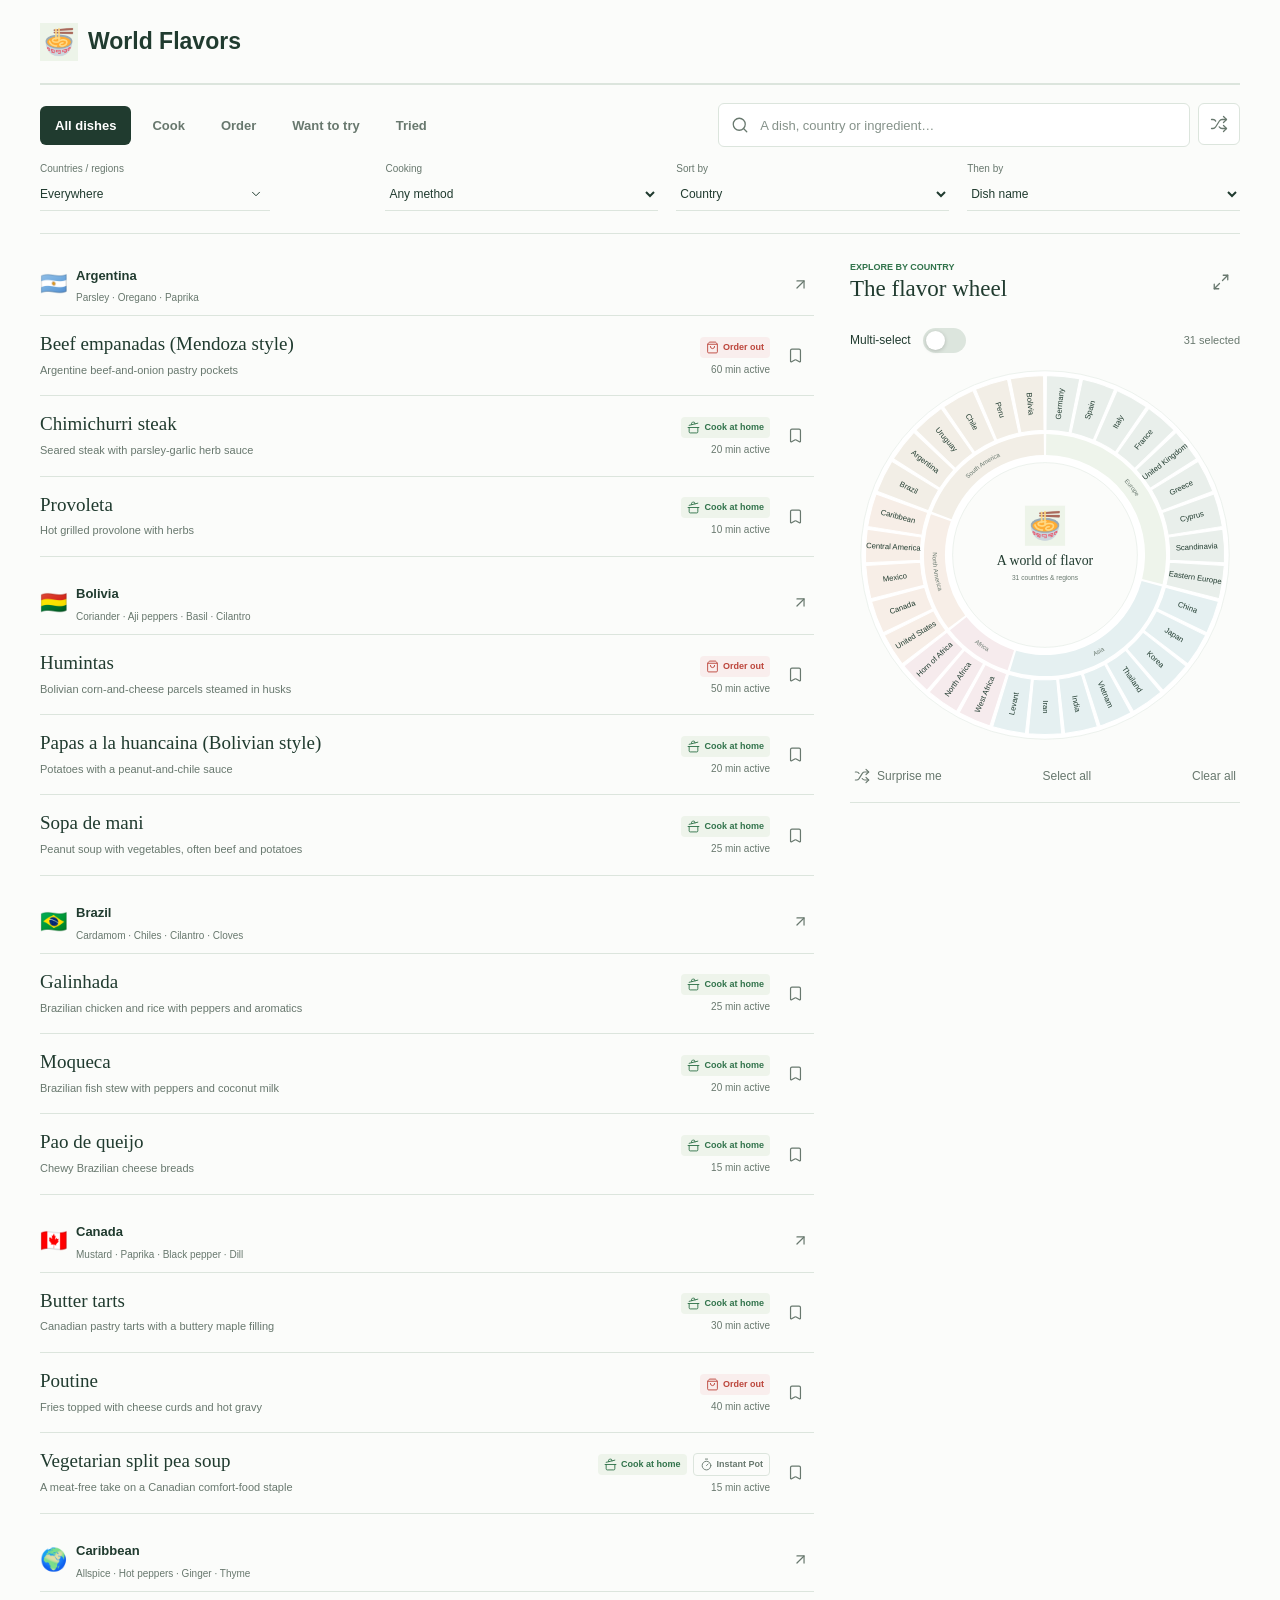
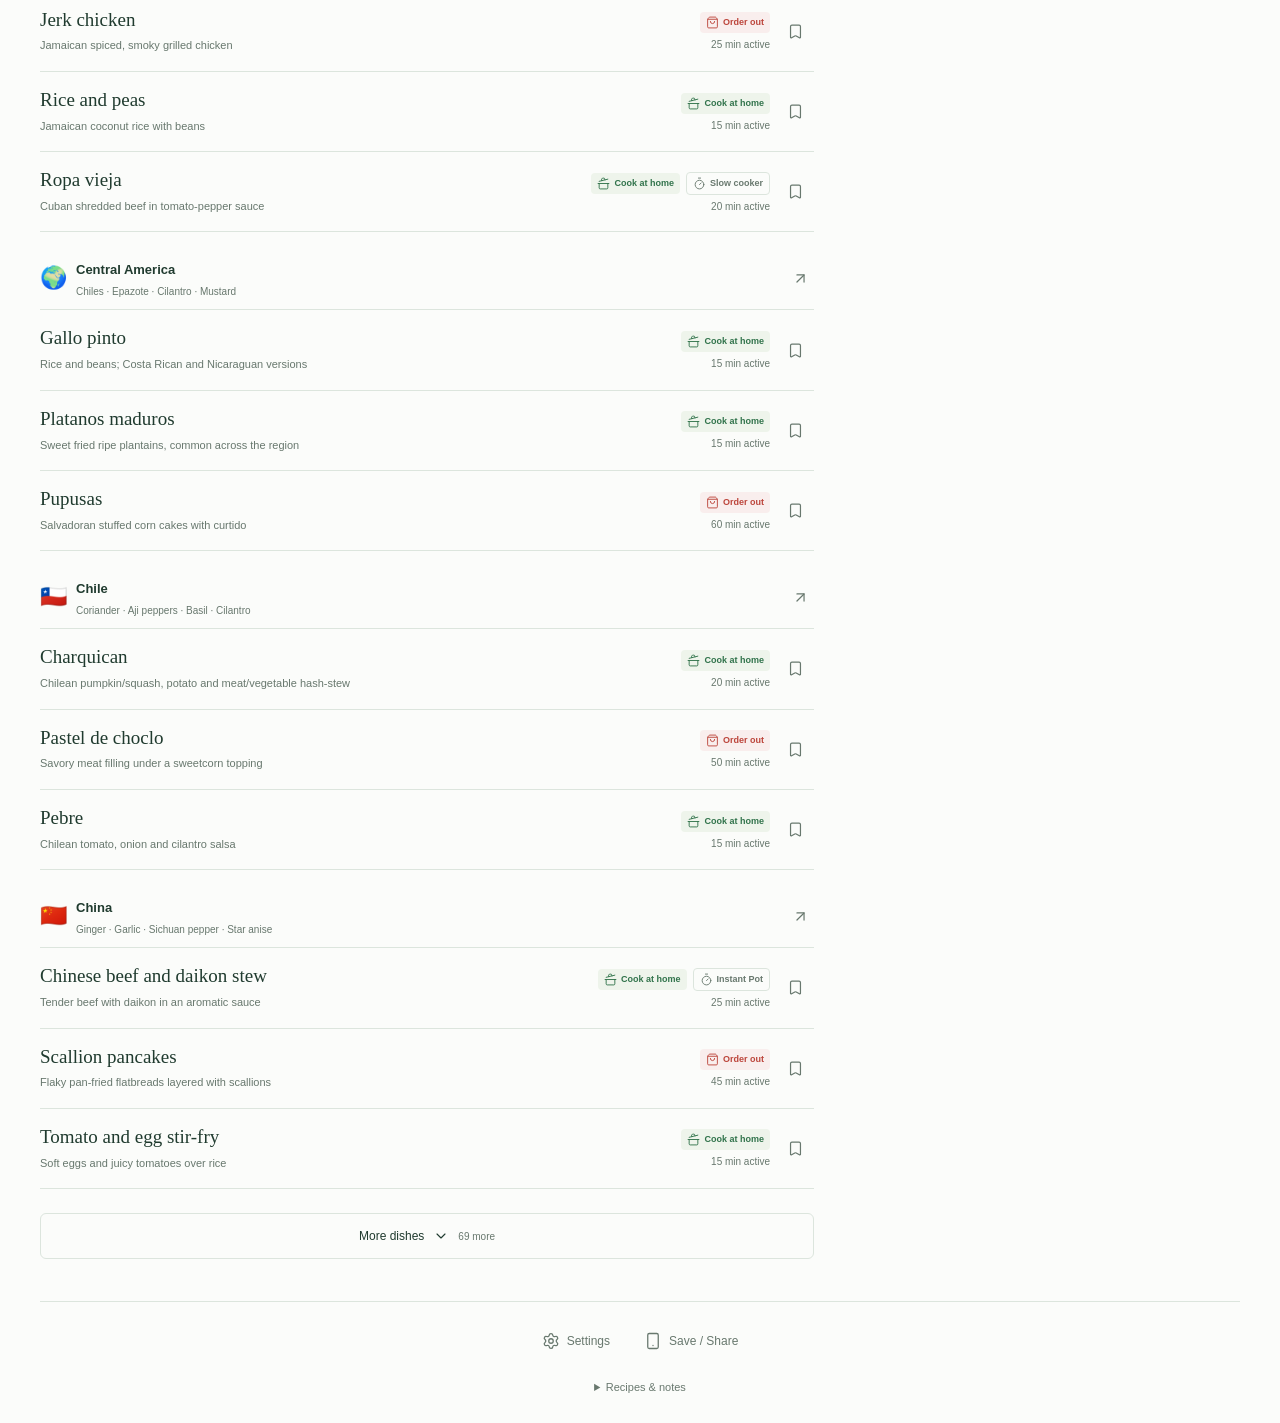
<file: index.html>
<!doctype html>
<html lang="en"><head><meta charset="utf-8"><meta name="viewport" content="width=device-width, initial-scale=1, viewport-fit=cover"><title>World Flavors</title><meta name="description" content="93 dishes, 31 countries and regions. Easy home cooking, Instant Pot and slow-cooker recipes, and extraordinary takeout."><meta name="theme-color" content="#fbfcfa"><meta name="apple-mobile-web-app-title" content="World Flavors"><link rel="icon" href="assets/food-32.png" type="image/png"><link rel="apple-touch-icon" href="assets/food-180.png"><link rel="manifest" href="manifest.webmanifest"><link rel="stylesheet" href="shared/styles.css?v=20261022-sorting"><link rel="stylesheet" href="shared/wheel.css?v=20261022-sorting"></head><body data-theme="original"><div id="app"><p class="load-error">Opening the menu…</p></div><script src="shared/lucide.min.js"></script><script type="module" src="shared/app.js?v=20261022-sorting"></script></body></html>
</file>
<file: shared/styles.css>
@font-face{font-family:FlavorSerif;src:local('Georgia');font-display:swap}
:root{--bg:#fbfcfa;--paper:#fff;--ink:#203b2f;--muted:#68786e;--line:#dce5dd;--accent:#31734b;--accent-ink:#fff;--soft:#eef4eb;--secondary:#bc453b;--highlight:#ffac35;--shadow:0 24px 80px #14281c22;color-scheme:light;font-family:Arial,Helvetica,sans-serif;font-synthesis:none;letter-spacing:0}
*{box-sizing:border-box}body{margin:0;background:var(--bg);color:var(--ink);min-width:320px}button,input,select,textarea{font:inherit;color:inherit}button,a,input,select,textarea{-webkit-tap-highlight-color:transparent}button{cursor:pointer}button,a{touch-action:manipulation}a{color:var(--accent)}button{border:0}button:focus-visible,a:focus-visible,input:focus-visible,select:focus-visible,textarea:focus-visible,path:focus-visible{outline:3px solid var(--secondary);outline-offset:3px}button:disabled{opacity:.5;cursor:default}button:active:not(:disabled){transform:scale(.97)}svg{flex-shrink:0;vertical-align:middle}[hidden]{display:none!important}h1,h2,h3,p{margin-top:0}h1,h2,h3{letter-spacing:0}button svg{pointer-events:none}.site-shell{max-width:1360px;margin:0 auto;padding:0 40px}.topbar{display:flex;align-items:center;justify-content:space-between;min-height:84px;gap:12px;border-bottom:1px solid var(--line)}.brand{display:flex;align-items:center;gap:10px;text-decoration:none;color:var(--ink);font-weight:750;font-size:23px;white-space:nowrap}.brand img{object-fit:contain}.variant-link{display:flex;align-items:center;gap:7px;font-size:12px;text-decoration:none;color:var(--muted)}.intro{display:flex;justify-content:space-between;align-items:center;padding:32px 0 25px;gap:24px}.eyebrow{display:block;color:var(--accent);font-size:10px;letter-spacing:0;font-weight:750;margin-bottom:9px}.intro h1{font-family:Georgia,serif;font-weight:500;font-size:48px;line-height:1.04;margin:0 0 14px}.intro-caption{color:var(--muted);font-size:14px;margin:0;line-height:1.5}.intro-tally{min-width:185px;display:grid;gap:5px;text-align:right}.intro-tally>strong{font-family:Georgia,serif;font-size:67px;line-height:1;font-weight:400;color:var(--accent)}.intro-tally>span{font-size:12px;color:var(--muted)}.intro-tally>div{display:flex;justify-content:flex-end;gap:12px;font-size:10px;color:var(--muted);margin-top:10px}.intro-tally>div span:first-child{color:var(--accent)}.mobile-tools{display:none}.filters{padding:18px 0 22px;border-top:1px solid var(--line);border-bottom:1px solid var(--line);display:grid;grid-template-columns:minmax(0,1fr) minmax(280px,.8fr);gap:16px 26px}.tabs{display:flex;gap:6px;align-items:center;overflow-x:auto;scrollbar-width:none}.tabs button{min-height:39px;padding:0 15px;border-radius:6px;white-space:nowrap;background:transparent;color:var(--muted);font-size:13px;font-weight:600;transition:background .18s,color .18s}.tabs button[aria-pressed=true]{background:var(--ink);color:var(--paper)}.search-line{display:flex;gap:8px;min-width:0}.searchbox{display:flex;gap:9px;align-items:center;border:1px solid var(--line);border-radius:6px;background:var(--paper);padding:0 12px;min-width:0;flex:1}.searchbox svg{color:var(--muted)}.searchbox input{background:transparent;border:0;outline:0;width:100%;min-height:42px;min-width:0;font-size:13px}.searchbox:focus-within{outline:2px solid var(--accent);outline-offset:1px}.searchbox input::placeholder{color:var(--muted);opacity:.8}.filter-selects{grid-column:1/-1;display:flex;gap:22px}.filter-selects label{display:flex;align-items:center;gap:8px;min-width:0}.filter-selects label>span{font-size:10px;color:var(--muted);white-space:nowrap}.filter-selects select{background:transparent;border:0;border-bottom:1px solid var(--line);border-radius:0;min-height:34px;font-size:12px;min-width:0;max-width:230px;padding-right:7px}.sort-field{margin-left:auto}.icon-button{background:transparent;display:inline-flex;align-items:center;justify-content:center;width:38px;height:38px;min-width:38px;border-radius:6px;color:var(--muted);transition:background .15s,color .15s,transform .18s}.icon-button:hover{background:var(--soft);color:var(--accent)}.shuffle-button{height:42px;width:42px;border:1px solid var(--line);background:var(--paper)}.text-action{display:inline-flex;align-items:center;justify-content:center;gap:7px;background:transparent;text-decoration:none;color:var(--muted);font-size:12px;padding:8px 4px;min-height:38px;transition:color .15s}.text-action:hover{color:var(--accent)}.main-layout{display:grid;grid-template-columns:minmax(0,1fr) 340px;gap:36px;align-items:start;padding:28px 0 10px}.wheel-aside{grid-column:2;grid-row:1;position:sticky;top:20px;padding:0 0 12px}.wheel-heading{display:flex;justify-content:space-between;align-items:center;margin-bottom:12px;gap:10px}.wheel-heading h2{font-family:Georgia,serif;font-size:23px;font-weight:500;margin:0}.wheel-heading .eyebrow{font-size:9px;margin-bottom:4px}.wheel-image{position:relative;aspect-ratio:4/3;background:#e6e5dc;border-radius:6px;overflow:hidden;isolation:isolate}.wheel-image>img{display:block;width:100%;height:100%;object-fit:contain}.wheel-overlay{position:absolute;inset:0;width:100%;height:100%}.wheel-overlay path{fill:transparent;stroke:transparent;stroke-width:5;cursor:pointer;transition:fill .15s,stroke .15s}.wheel-overlay path:hover{fill:#fff8;stroke:#fff}.wheel-overlay path.active{fill:#f7a31a70;stroke:#ff9700;stroke-width:7;filter:drop-shadow(0 0 4px #fff)}.wheel-overlay path:focus-visible{outline:0;fill:#fff8;stroke:#ff9700}.wheel-selection{font-family:Georgia,serif;font-size:20px;margin:15px 0 9px;min-height:24px}.wheel-actions{display:flex;justify-content:space-between;gap:12px;align-items:center;border-bottom:1px solid var(--line);padding:0 0 7px}.quiet{font-size:10px;color:var(--muted);line-height:1.5;margin:10px 0 0}.results{min-width:0;grid-column:1;grid-row:1}.results-heading{display:flex;align-items:center;justify-content:space-between;gap:12px;margin-bottom:18px}.results-heading h2{font-family:Georgia,serif;font-size:24px;font-weight:500;margin:0}.results-heading>span{font-size:11px;color:var(--muted);white-space:nowrap}.country-group{margin-bottom:24px}.country-heading{display:flex;align-items:center;gap:9px;border-bottom:1px solid var(--line);padding:0 0 9px}.country-heading h3{font-size:13px;font-weight:700;margin:0}.country-heading>button{margin-left:auto;width:28px;height:28px;min-width:28px}.country-flag{font-size:22px}.dish-row{display:flex;align-items:center;border-bottom:1px solid var(--line);position:relative;transition:background .18s}.dish-open:hover .dish-text>strong{color:var(--accent)}.dish-open{display:flex;align-items:center;justify-content:space-between;text-align:left;padding:17px 6px 17px 0;gap:14px;width:100%;min-width:0;background:transparent}.dish-text{min-width:0;display:grid;gap:6px}.dish-text>strong{font-family:Georgia,serif;font-size:19px;font-weight:500;line-height:1.2;overflow-wrap:anywhere}.dish-text>small{font-size:11px;line-height:1.5;color:var(--muted);max-width:330px}.row-end{display:flex;flex-wrap:wrap;align-items:center;gap:6px;justify-content:flex-end;max-width:180px;flex-shrink:0}.row-end>small{font-size:10px;color:var(--muted);width:100%;text-align:right}.row-end>svg{display:none}.badge{display:inline-flex;align-items:center;gap:4px;border-radius:4px;padding:4px 6px;font-size:9px;line-height:1;white-space:nowrap;font-weight:600;color:var(--accent);background:var(--soft)}.badge.order{color:var(--secondary);background:color-mix(in srgb,var(--secondary) 9%,var(--paper))}.badge.appliance{background:transparent;border:1px solid var(--line);color:var(--muted)}.save-button.selected{color:var(--accent)}.save-button.selected svg{fill:color-mix(in srgb,var(--accent) 18%,transparent)}.tried-mark{display:inline-flex;align-items:center;justify-content:center;margin-left:7px;color:var(--accent);vertical-align:middle}.load-more{display:flex;align-items:center;justify-content:center;gap:9px;width:100%;border:1px solid var(--line);background:transparent;border-radius:6px;min-height:46px;color:var(--ink);font-size:12px}.load-more small{font-size:10px;color:var(--muted)}.empty-state{text-align:center;padding:60px 20px;color:var(--muted)}.empty-state h3{font-size:19px;color:var(--ink);margin:18px 0 8px}.empty-state p{font-size:13px;line-height:1.5}.empty-state .primary{margin-top:12px}.footer{border-top:1px solid var(--line);padding:20px 0 26px;margin-top:32px}.footer-actions{display:flex;justify-content:center;gap:26px;margin-bottom:18px}.source-notes{max-width:780px;margin:auto;color:var(--muted);font-size:11px;line-height:1.7}.source-notes summary{cursor:pointer;text-align:center;font-size:11px}.source-notes p{margin:12px 0}.staging-back{display:flex;align-items:center;justify-content:center;gap:5px;text-decoration:none;color:var(--muted);font-size:10px;margin-top:16px}.cards-grid{display:grid;grid-template-columns:repeat(2,minmax(0,1fr));gap:16px}.dish-card{border:1px solid var(--line);border-radius:8px;background:var(--paper);padding:14px;min-width:0;transition:transform .2s,border-color .2s}.dish-card:hover{transform:translateY(-3px);border-color:var(--accent)}.card-top{display:flex;align-items:center;justify-content:space-between;gap:8px;margin-bottom:12px}.country-label{font-size:10px;color:var(--muted);line-height:1.4}.card-top .icon-button{width:30px;height:30px;min-width:30px}.card-open{display:block;background:transparent;text-align:left;width:100%;padding:0}.card-open h3{font-size:24px;line-height:1.1;font-weight:650;margin:0 0 12px;overflow-wrap:anywhere}.card-open p{font-size:12px;color:var(--muted);line-height:1.6;min-height:58px;margin:0 0 15px}.card-badges{display:flex;flex-wrap:wrap;gap:5px;margin-bottom:20px;min-height:23px}.card-bottom{display:flex;justify-content:space-between;align-items:center;gap:8px;border-top:1px solid var(--line);padding-top:12px;font-size:10px;color:var(--muted)}.card-bottom>span:first-child{display:flex;gap:4px;align-items:center}.passport-grid{display:grid;grid-template-columns:repeat(2,minmax(0,1fr));gap:20px}.passport-grid .country-group{border:1px solid var(--line);border-radius:8px;margin:0;padding:16px;background:var(--paper)}.passport-grid .country-heading{padding-bottom:12px}.passport-grid .country-heading>div small{display:block;font-size:10px;color:var(--muted);margin-top:4px}.passport-grid .dish-open{display:grid;gap:8px;padding:15px 0}.passport-grid .dish-text>strong{font-family:Arial,Helvetica,sans-serif;font-size:15px;font-weight:650}.passport-grid .row-end{max-width:none;justify-content:flex-start}.passport-grid .row-end>small{width:auto}.passport-grid .dish-text>small{display:none}.passport-grid .dish-row:last-child{border-bottom:0}.passport-grid .dish-row>.save-button{align-self:flex-start;margin-top:10px}.menu-table{border-top:2px solid var(--accent)}.menu-table-head{display:grid;grid-template-columns:2.1fr 1fr 1.2fr 60px 38px;gap:16px;padding:14px 8px;font-size:10px;color:var(--muted);border-bottom:1px solid var(--line)}.table-row{display:flex;align-items:center;border-bottom:1px solid var(--line);padding:0 8px;gap:8px}.table-row:hover{background:var(--soft)}.table-open{display:grid;grid-template-columns:2.1fr 1fr 1.2fr 60px;align-items:center;gap:16px;flex:1;min-width:0;text-align:left;background:transparent;padding:17px 0}.table-open>span:first-child{display:grid;gap:5px}.table-open strong{font-size:14px;line-height:1.4}.table-open>span:first-child small{font-size:10px;line-height:1.5;color:var(--muted)}.table-country{font-size:11px;color:var(--muted);line-height:1.5}.table-badges{display:flex;flex-wrap:wrap;gap:5px}.table-time{font-variant-numeric:tabular-nums;font-size:20px;color:var(--accent);text-align:right}.table-time small{display:block;font-size:9px;color:var(--muted)}.wheel-dish-country{display:block;font-size:10px;color:var(--muted);padding-top:16px}.wheel-dish .dish-text small{display:none}









/* Themes apply immediately to each direction, including every modal. */
body[data-theme="night"]{--bg:#171b1b;--paper:#212727;--ink:#eef3ed;--muted:#a4b3ac;--line:#3c4842;--accent:#9fd5ac;--accent-ink:#18291d;--soft:#2a3a30;--secondary:#f0a293;--shadow:0 24px 80px #0007;color-scheme:dark}
body[data-theme="garden"]{--bg:#f1f8f0;--paper:#fff;--ink:#244834;--muted:#6d8073;--line:#d4e4d5;--accent:#428753;--accent-ink:#fff;--soft:#e1f0de;--secondary:#ae5a50;color-scheme:light}
body[data-theme="cherry"]{--bg:#fff4f4;--paper:#fff;--ink:#5a2638;--muted:#98717c;--line:#f0d7df;--accent:#bd3556;--accent-ink:#fff;--soft:#f9e6ed;--secondary:#24786a;color-scheme:light}
body[data-theme="night"] .tabs button[aria-pressed=true]{background:var(--accent);color:var(--accent-ink)}
.modal-open{overflow:hidden}.modal-layer{position:fixed;inset:0;z-index:50;display:grid;place-items:center;padding:20px;background:#10201885;backdrop-filter:blur(8px);opacity:0;transition:opacity .16s ease}.modal-layer.visible{opacity:1}.modal-card{width:min(570px,100%);max-height:calc(100dvh - 40px);overflow:auto;overscroll-behavior:contain;background:var(--paper);color:var(--ink);padding:26px;border-radius:8px;border:1px solid var(--line);box-shadow:var(--shadow);transform:translateY(12px) scale(.97);transition:transform .2s cubic-bezier(.2,.7,.2,1)}.visible .modal-card{transform:translateY(0) scale(1)}.modal-layer[data-kind=wheel] .modal-card{width:min(980px,100%)}.modal-header{display:flex;align-items:flex-start;justify-content:space-between;gap:18px;margin-bottom:20px}.modal-header h2{font-family:Georgia,serif;font-weight:500;font-size:31px;line-height:1.1;margin:0;overflow-wrap:anywhere}.modal-header .eyebrow{font-size:11px;line-height:1.5}.close-button{border:1px solid var(--line);width:36px;height:36px;min-width:36px;color:var(--ink)}.close-button:hover{transform:rotate(90deg)}.detail-badges{display:flex;gap:6px;flex-wrap:wrap;margin-bottom:16px}.detail-badges .badge{font-size:11px;padding:6px 8px}.detail-description{font-size:16px;line-height:1.6;color:var(--muted)}.detail-facts{display:grid;grid-template-columns:1fr 1fr;gap:14px 22px;border-top:1px solid var(--line);border-bottom:1px solid var(--line);padding:17px 0;margin-bottom:21px}.detail-facts>div:last-child{grid-column:1/-1}.detail-facts span{display:block;font-size:9px;color:var(--muted);margin-bottom:6px}.detail-facts strong{font-size:15px;font-weight:600;line-height:1.4}.detail-section{margin-bottom:19px}.detail-section h3,.settings-section h3{font-size:13px;font-weight:650;margin:0 0 7px}.detail-section p{font-size:13px;line-height:1.6;color:var(--muted);margin:0}.appliance-note{display:flex;gap:12px;border-left:3px solid var(--accent);padding-left:12px}.appliance-note>svg{color:var(--accent);margin-top:2px}.appliance-note small{display:block;font-size:10px;color:var(--accent);margin-top:6px;line-height:1.5}.detail-choices{display:flex;gap:10px;flex-wrap:wrap;margin-bottom:20px}.primary,.secondary{display:inline-flex;align-items:center;justify-content:center;gap:8px;text-decoration:none;min-height:44px;border-radius:6px;padding:10px 16px;font-size:13px;font-weight:600;transition:background .15s,transform .15s}.primary{background:var(--accent);color:var(--accent-ink);border:1px solid var(--accent)}.secondary{background:transparent;border:1px solid var(--line);color:var(--muted)}.secondary.selected{color:var(--accent);background:var(--soft);border-color:var(--accent)}.recipe-link{display:flex;width:100%;margin-top:18px}.detail-wheel-link{display:flex;margin:9px auto 0;font-size:11px;max-width:100%;white-space:normal}.notes-field{display:grid;gap:7px;font-size:11px;color:var(--muted)}textarea,input,select{font-size:16px}textarea{resize:vertical;line-height:1.5}textarea,.share-row input{width:100%;border:1px solid var(--line);border-radius:6px;background:var(--bg);padding:10px}.notes-field textarea{font-size:14px}.settings-section{margin-bottom:22px}.theme-choices{display:grid;grid-template-columns:repeat(4,minmax(0,1fr));gap:9px}.theme-choices button{display:grid;justify-items:center;gap:8px;border:1px solid var(--line);border-radius:6px;background:transparent;padding:12px 4px;font-size:11px;min-width:0}.theme-choices button[aria-pressed=true]{border:2px solid var(--accent);padding:11px 3px;color:var(--accent)}.swatch{width:27px;height:27px;border-radius:50%;border:1px solid #0002;background:#fff}.swatch.original{background:linear-gradient(90deg,#f7f9ef 50%,#35734d 50%)}.swatch.night{background:linear-gradient(90deg,#1c2622 50%,#9fd5ac 50%)}.swatch.garden{background:linear-gradient(90deg,#e6f7df 50%,#428753 50%)}.swatch.cherry{background:linear-gradient(90deg,#f9e6ed 50%,#bd3556 50%)}.toggle{display:flex;align-items:center;justify-content:space-between;gap:20px;border-bottom:1px solid var(--line);padding:15px 0;font-size:13px;position:relative}.toggle input{position:absolute;right:0;opacity:0;width:46px;height:27px;margin:0}.toggle i{display:block;position:relative;width:43px;height:25px;border-radius:20px;background:var(--line);transition:background .2s;pointer-events:none}.toggle i:after{content:'';position:absolute;width:19px;height:19px;left:3px;top:3px;border-radius:50%;background:#fff;box-shadow:0 1px 4px #0003;transition:transform .2s}.toggle input:checked+i{background:var(--accent)}.toggle input:checked+i:after{transform:translateX(18px)}.toggle input:focus-visible+i{outline:3px solid var(--secondary)}.advanced{font-size:12px;margin-bottom:20px;color:var(--muted)}.advanced summary{cursor:pointer;margin-bottom:12px}.advanced>a{display:block;line-height:1.8}.advanced+.primary{width:100%}.install-section{display:flex;align-items:center;gap:14px;margin-bottom:18px}.install-section img{background:var(--soft);border-radius:8px;padding:7px}.install-section h3{font-size:18px;margin:0 0 5px}.install-section p{font-size:13px;color:var(--muted);line-height:1.5;margin:0}.install-steps{display:grid;grid-template-columns:1fr 1fr;gap:20px}.install-steps strong{font-size:12px}.install-steps p{font-size:12px;color:var(--muted);line-height:1.7;margin:6px 0 0}.modal-card hr{border:0;border-top:1px solid var(--line);margin:24px 0}.share-row{display:flex;gap:9px}.share-row input{font-size:12px;min-width:0}.share-row button{white-space:nowrap}.copy-feedback{font-size:12px;color:var(--accent);margin:10px 0 0}.wheel-modal-caption{text-align:center;font-size:18px;margin-top:14px}.toast{position:fixed;bottom:24px;left:50%;transform:translateX(-50%);z-index:70;padding:12px 18px;max-width:calc(100% - 30px);background:var(--ink);color:var(--paper);border-radius:6px;box-shadow:var(--shadow);font-size:13px}.no-wheel .wheel-aside{display:none}.no-wheel .main-layout{grid-template-columns:1fr}.no-wheel .results{grid-column:1}.no-wheel .cards-grid{grid-template-columns:repeat(3,minmax(0,1fr))}.no-wheel .passport-grid{grid-template-columns:repeat(3,minmax(0,1fr))}.compact .dish-open{padding-top:10px;padding-bottom:10px}.compact .dish-text small{display:none}.compact .dish-card{padding:10px}.compact .table-open{padding:10px 0}.compact .table-open>span:first-child small{display:none}.compact .card-open p{min-height:0;display:none}.still *,.still *:before,.still *:after{animation:none!important;transition:none!important;scroll-behavior:auto!important}.load-error{margin:60px auto;text-align:center}

@media(max-width:1000px){.site-shell{padding:0 24px}.main-layout{grid-template-columns:minmax(0,1fr) 260px;gap:24px}.passport-grid{grid-template-columns:1fr}.table-country{display:none}.table-open{grid-template-columns:1.5fr 1fr 40px;gap:10px}.menu-table-head{grid-template-columns:1.5fr 1fr 40px 38px;gap:10px}.menu-table-head span:nth-child(2){display:none}.filter-selects{gap:14px}.filter-selects label{gap:5px}.filter-selects select{max-width:180px}}
@media(max-width:740px){.site-shell{padding:0 17px}.topbar{min-height:70px}.brand{font-size:21px;gap:7px}.brand img{width:31px;height:31px}.variant-link{font-size:10px;gap:3px;max-width:110px}.intro{padding:23px 0 19px;gap:10px}.intro h1{font-size:37px}.intro .eyebrow{font-size:9px;max-width:220px}.intro-caption{font-size:11px;max-width:240px;line-height:1.6}.intro-tally{min-width:75px}.intro-tally>strong{font-size:47px}.intro-tally>span{font-size:9px}.intro-tally>div{display:grid;gap:3px;font-size:9px;margin-top:5px}.mobile-tools{display:flex;align-items:center;justify-content:space-between;border-top:1px solid var(--line);padding:3px 0}.mobile-tools .text-action{font-size:11px}.filters{display:flex;flex-direction:column;gap:12px;padding:12px 0 14px}.tabs{gap:3px}.tabs button{flex:1;padding:0 10px;min-height:36px;font-size:11px}.search-line{width:100%}.searchbox input{font-size:16px;min-height:43px}.shuffle-button{display:none}.filter-selects{display:grid;grid-template-columns:1.05fr 1fr;gap:10px;align-items:start}.filter-selects label{display:grid;gap:2px;min-width:0}.filter-selects select{max-width:none;width:100%;font-size:12px;min-height:36px}.filter-selects label>span{font-size:9px}.filter-selects .sort-field{display:none}.main-layout{display:block;padding:21px 0 0}.wheel-aside{display:none}.results-heading{margin-bottom:18px}.results-heading h2{font-size:24px}.results-heading>span{font-size:10px}.country-group{margin-bottom:22px}.country-heading{padding-bottom:6px}.country-heading h3{font-size:12px}.country-flag{font-size:20px}.dish-text>strong{font-size:18px}.dish-open{gap:10px;padding:16px 0}.dish-text>small{font-size:11px;line-height:1.5;max-width:205px}.row-end{max-width:102px;gap:5px}.row-end .badge{font-size:8px}.row-end>.badge.appliance{font-size:8px}.row-end>small{font-size:9px}.dish-row>.save-button{min-width:29px;width:29px;margin-left:4px}.cards-grid,.no-wheel .cards-grid{grid-template-columns:repeat(2,minmax(0,1fr));gap:10px}.dish-card{padding:12px}.card-top{gap:4px;margin-bottom:11px}.country-label{font-size:9px}.card-open h3{font-size:22px;min-height:48px;margin-bottom:8px;line-height:1.1}.card-open p{font-size:11px;min-height:67px;line-height:1.5;margin-bottom:12px}.card-top .icon-button{width:27px;height:27px;min-width:27px}.card-badges{gap:4px;min-height:46px;margin-bottom:12px;align-content:start}.card-badges .badge{font-size:8px}.card-bottom{font-size:9px;gap:5px;padding-top:10px}.card-bottom>span:first-child{gap:3px}.card-bottom>span:first-child svg{width:12px}.card-bottom>span:last-child{font-size:8px;max-width:48px;line-height:1.5}.passport-grid,.no-wheel .passport-grid{grid-template-columns:1fr}.passport-grid .country-group{padding:15px}.passport-grid .dish-open{grid-template-columns:minmax(0,1fr) auto;align-items:center;gap:8px}.passport-grid .row-end{max-width:115px;justify-content:flex-end}.passport-grid .row-end>small{width:100%;text-align:right}.passport-grid .dish-text>strong{font-size:15px}.passport-grid .country-heading h3{font-size:24px}.passport-grid .dish-row>.save-button{margin-top:8px;align-self:center}.footer{margin-top:25px;padding:14px 0 23px}.footer-actions{gap:22px}.footer-actions .text-action{font-size:12px}.source-notes{font-size:10px}.source-notes summary{font-size:10px}.modal-layer{padding:14px}.modal-card{max-height:calc(100dvh - 28px);padding:21px}.modal-header{gap:12px;margin-bottom:17px}.modal-header h2{font-size:28px}.detail-description{font-size:14px}.detail-facts{padding:15px 0}.detail-section p{font-size:13px}.share-row{display:grid}.share-row input{min-height:42px}.install-steps{gap:15px}.theme-choices{gap:6px}.theme-choices button{font-size:10px}.modal-layer[data-kind=wheel] .modal-card{padding:13px}.modal-layer[data-kind=wheel] .modal-header h2{font-size:25px}.modal-layer[data-kind=wheel] .modal-header{margin-bottom:12px}.wheel-modal-caption{font-size:17px}.modal-layer[data-kind=wheel] .wheel-image{border-radius:4px}.menu-table-head{display:none}.table-row{padding:0 4px;gap:4px}.table-open{grid-template-columns:minmax(0,1fr) auto;gap:8px;position:relative;padding:16px 0}.table-open>span:first-child{grid-column:1;gap:4px}.table-open strong{font-size:14px}.table-open>span:first-child small{font-size:10px;max-width:225px}.table-country{display:block;grid-column:1;grid-row:2;font-size:10px}.table-badges{grid-column:1;grid-row:3}.table-time{grid-column:2;grid-row:1/4;font-size:25px;min-width:37px}.table-time small{font-size:9px}.table-row .icon-button{width:30px;min-width:30px}.menu-table{border-top-width:1px}.intro-tally>div span{white-space:nowrap}
}
@media(max-width:370px){.brand{font-size:19px}.variant-link{max-width:86px;font-size:9px}.intro h1{font-size:33px}.intro-caption{font-size:10px}.intro-tally{min-width:62px}.intro-tally>strong{font-size:39px}.row-end{max-width:90px}.dish-text>strong{font-size:16px}.dish-text>small{font-size:10px}.cards-grid{gap:8px}.dish-card{padding:10px}.card-open h3{font-size:20px}.card-open p{font-size:10px}.tabs button{padding:0 8px}.intro-caption{max-width:205px}}
.sr-only{position:absolute!important;width:1px!important;height:1px!important;padding:0!important;margin:-1px!important;overflow:hidden!important;clip:rect(0,0,0,0)!important;white-space:nowrap!important;border:0!important}
.country-title{min-width:0}.country-info-button{background:none;padding:4px 0;text-align:left;font:inherit;min-height:26px}.country-info-button:hover{color:var(--accent);text-decoration:underline;text-underline-offset:3px}.country-flavors{font-size:10px;font-weight:400;color:var(--muted);line-height:1.6;margin:2px 0 0;overflow-wrap:anywhere}.hide-flavors .country-flavors{display:none}.flavor-note-list{font-family:Georgia,serif;font-size:23px;line-height:1.7;margin:3px 0 20px}.flavor-source{font-size:12px;line-height:1.7;color:var(--muted);margin-bottom:23px}
.filter-selects{display:grid;grid-template-columns:1.2fr 1fr 1fr 1fr;gap:18px}
.filter-selects label,.country-filter{display:grid;gap:3px;min-width:0}
.filter-selects .sort-field{display:grid;margin-left:0}
.filter-selects select{max-width:none;width:100%}
.dish-origin{font-size:10px;line-height:1.4;color:var(--muted);font-weight:400}
.continent-heading{font:20px Georgia,serif;margin:0 0 13px;padding-bottom:10px;border-bottom:1px solid var(--line);color:var(--accent)}
.continent-group{margin-bottom:28px}
.continent-group .country-group{margin-top:15px}
.country-filter{display:grid;align-items:start;gap:3px;min-width:0}
.country-filter>span{font-size:10px;color:var(--muted);white-space:nowrap}
.country-picker{display:flex;align-items:center;justify-content:space-between;gap:15px;min-width:150px;max-width:230px;min-height:34px;background:transparent;border-bottom:1px solid var(--line);font-size:12px;padding:0 7px 0 0;text-align:left}
.country-picker>span{min-width:0;overflow:hidden;text-overflow:ellipsis;white-space:nowrap}
.modal-layer[data-kind=countries] .modal-card{padding:0;overflow:hidden;width:min(570px,100%)}
.modal-layer[data-kind=countries] #modal-content{display:flex;flex-direction:column;max-height:calc(100dvh - 42px)}
.modal-layer[data-kind=countries] .modal-header{flex-shrink:0;padding:23px 23px 16px;margin:0}
.country-picker-toolbar{display:flex;align-items:center;justify-content:space-between;gap:10px;padding:0 23px 12px;border-bottom:1px solid var(--line);flex-shrink:0}
#country-count{font-size:11px;color:var(--muted)}
.country-picker-toolbar>div{display:flex;gap:14px}
.country-picker-toolbar .text-action{color:var(--accent);font-size:12px;padding:0;min-height:34px}
.region-groups{overflow:auto;overscroll-behavior:contain;padding:0 23px;min-height:0}
.region-group{padding:16px 0;border-bottom:1px solid var(--line)}
.region-group:last-child{border:0}
.region-check{display:flex;align-items:center;gap:10px;min-height:38px;font-size:14px;font-weight:650;cursor:pointer}
.region-check small{font-size:10px;color:var(--muted);font-weight:400;margin-left:auto}
.region-groups input{width:18px;height:18px;margin:0;accent-color:var(--accent);flex-shrink:0;cursor:pointer}
.country-checks{display:grid;grid-template-columns:repeat(2,minmax(0,1fr));column-gap:16px;margin-top:5px}
.country-checks label{display:flex;align-items:center;gap:10px;font-size:12px;min-height:42px;line-height:1.4;cursor:pointer;padding:4px 0}
.country-checks label span{overflow-wrap:anywhere}
.country-picker-footer{padding:14px 23px;border-top:1px solid var(--line);flex-shrink:0;background:var(--paper)}
.country-picker-footer .primary{width:100%}
@media(max-width:740px){.country-filter{display:grid;gap:2px;min-width:0}.country-filter>span{font-size:9px}.country-picker{min-width:0;max-width:none;width:100%;min-height:36px}.modal-layer[data-kind=countries] #modal-content{max-height:calc(100dvh - 30px)}.modal-layer[data-kind=countries] .modal-header{padding:21px 18px 13px}.country-picker-toolbar{padding:0 18px 10px}.region-groups{padding:0 18px}.country-picker-footer{padding:12px 18px}.country-checks{column-gap:10px}.country-checks label{font-size:11px;gap:8px;min-height:44px}}
@media(max-width:740px){.filter-selects{grid-template-columns:1fr 1fr;gap:9px 12px}.filter-selects .sort-field{display:grid}.filter-selects label,.country-filter{display:grid;gap:2px}.dish-origin{font-size:9px}.continent-heading{font-size:18px}}
@media(prefers-reduced-motion:reduce){*,*:before,*:after{animation:none!important;transition:none!important;scroll-behavior:auto!important}}
</file>
<file: shared/wheel.css>
.flavor-orbit{width:100%;aspect-ratio:1;position:relative}
.flavor-dial{display:block;width:100%;height:auto;overflow:visible}
.dial-paper{fill:var(--paper);stroke:var(--line);stroke-width:1}
.country-sector{--sector:#568265}
.country-sector.asia{--sector:#398a94}.country-sector.africa{--sector:#bc6374}.country-sector.north-america{--sector:#c47c43}.country-sector.south-america{--sector:#9b7940}
.country-sector path{fill:color-mix(in srgb,var(--sector) 13%,var(--paper));stroke:var(--paper);stroke-width:2;cursor:pointer;transition:fill .25s,filter .25s}
.country-sector:hover path,.country-sector.active path{fill:color-mix(in srgb,var(--sector) 44%,var(--paper))}
.country-sector path:focus-visible{outline:none;stroke:var(--ink);stroke-width:3}
.country-label{fill:var(--ink);font-family:Arial,Helvetica,sans-serif;font-size:15px;pointer-events:none;user-select:none;font-weight:500}
.country-sector.active .country-label{font-weight:750}
.country-sector.in-filter:not(.active) path{fill:color-mix(in srgb,var(--sector) 32%,var(--paper));stroke:var(--accent);stroke-width:1.5}
.flavor-dial[data-multi=true] .country-sector path{fill:color-mix(in srgb,var(--sector) 7%,var(--paper));stroke:var(--paper);stroke-width:2;transition:fill .2s ease,stroke .2s ease}
.flavor-dial[data-multi=true] .country-sector.is-chosen path{fill:color-mix(in srgb,var(--sector) 38%,var(--paper));stroke:var(--sector);stroke-width:2}
.flavor-dial[data-multi=true] .country-sector:not(.is-chosen) .country-label{fill:var(--muted);font-weight:400}
.flavor-dial[data-multi=true] .country-sector.is-chosen .country-label{font-weight:650}
.flavor-dial[data-multi=true] .country-sector path:focus-visible{stroke:var(--ink);stroke-width:4;stroke-dasharray:4 3}
.region-band{fill:var(--soft)}.region-band.asia{fill:color-mix(in srgb,#398a94 13%,var(--paper))}.region-band.africa{fill:color-mix(in srgb,#bc6374 13%,var(--paper))}.region-band.north-america{fill:color-mix(in srgb,#c47c43 13%,var(--paper))}.region-band.south-america{fill:color-mix(in srgb,#9b7940 13%,var(--paper))}
.region-label{fill:var(--muted);font-size:12px;letter-spacing:0;pointer-events:none}
.dial-selection{fill:none;stroke:var(--accent);stroke-width:3;pointer-events:none;transition:opacity .2s}
.dial-center{fill:var(--bg);stroke:var(--line);stroke-width:1}
.dial-center-label{fill:var(--ink);font:27px Georgia,serif;pointer-events:none}
.dial-center-detail{fill:var(--muted);font:13px Arial,sans-serif;pointer-events:none}
.dial-country-flag{font:66px 'Apple Color Emoji','Segoe UI Emoji','Noto Color Emoji',sans-serif;pointer-events:none}
.dial-food-icon{pointer-events:none}
.dial-center-spices{fill:var(--muted);font:18px Arial,sans-serif;pointer-events:none}
.flavor-dial:focus,.country-sector path:focus{outline:none}
.country-sector path:focus-visible{stroke:var(--ink);stroke-width:4}
.dial-pointer{fill:var(--accent);opacity:0;transition:opacity .2s}
.wheel-selection{text-align:center;font-size:20px;min-height:48px;display:grid;place-items:center;margin:9px 0 5px}
.wheel-heading{margin-bottom:20px}.wheel-aside{top:24px}.wheel-actions{margin-top:7px}
.wheel-controls{display:flex;align-items:center;justify-content:space-between;gap:16px;margin:8px 0 2px}
.wheel-mode{border:0;padding:4px 0;gap:12px;font-size:12px;min-height:36px}
.wheel-count{font-size:11px;color:var(--muted)}
.wheel-bulk{display:flex;align-items:center;gap:20px;border-top:1px solid var(--line);padding-top:12px}
.wheel-bulk .text-action{color:var(--accent)}
.wheel-bulk .primary{margin-left:auto;min-width:85px;min-height:38px;padding:7px 16px}
.wheel-original{display:flex;margin:6px auto 0;font-size:10px;min-height:28px}
.modal-layer[data-kind=wheel] .wheel-controls,.modal-layer[data-kind=wheel] .wheel-bulk{margin-left:6px;margin-right:6px}
.modal-layer[data-kind=wheel] .modal-card{width:min(710px,100%)}
.modal-layer[data-kind=wheel] .flavor-orbit{max-width:560px;margin:0 auto}
.modal-layer[data-kind=wheel] .modal-header{margin-bottom:4px}
.wheel-modal-caption{margin:2px 0 5px;min-height:23px;font-family:Georgia,serif;color:var(--muted)}
@media(min-width:1100px){.main-layout{grid-template-columns:minmax(0,1fr) 390px}}
@media(max-width:740px){.modal-layer[data-kind=wheel] .modal-card{padding:17px 10px}.modal-layer[data-kind=wheel] .modal-header{padding:0 6px}.modal-layer[data-kind=wheel] .wheel-actions{padding:0 6px}.dial-center-label{font-size:29px}}
</file>
